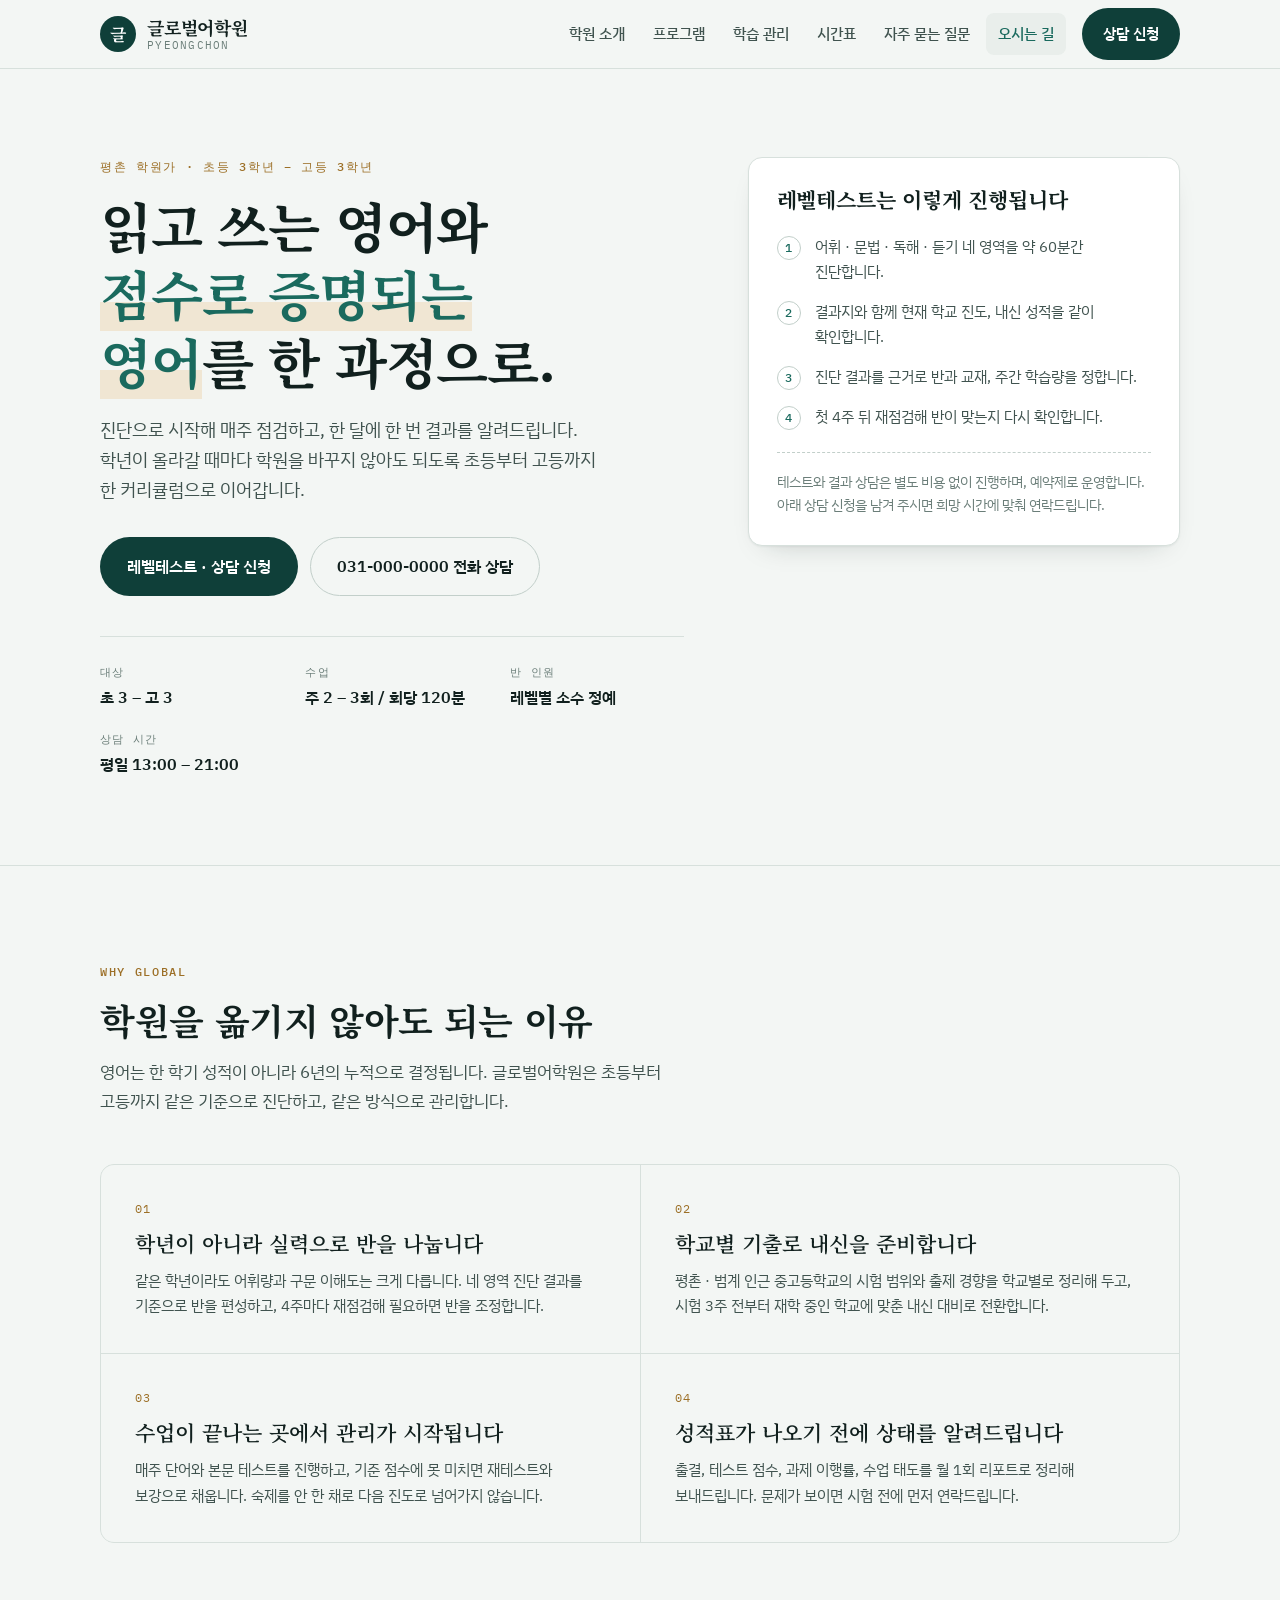
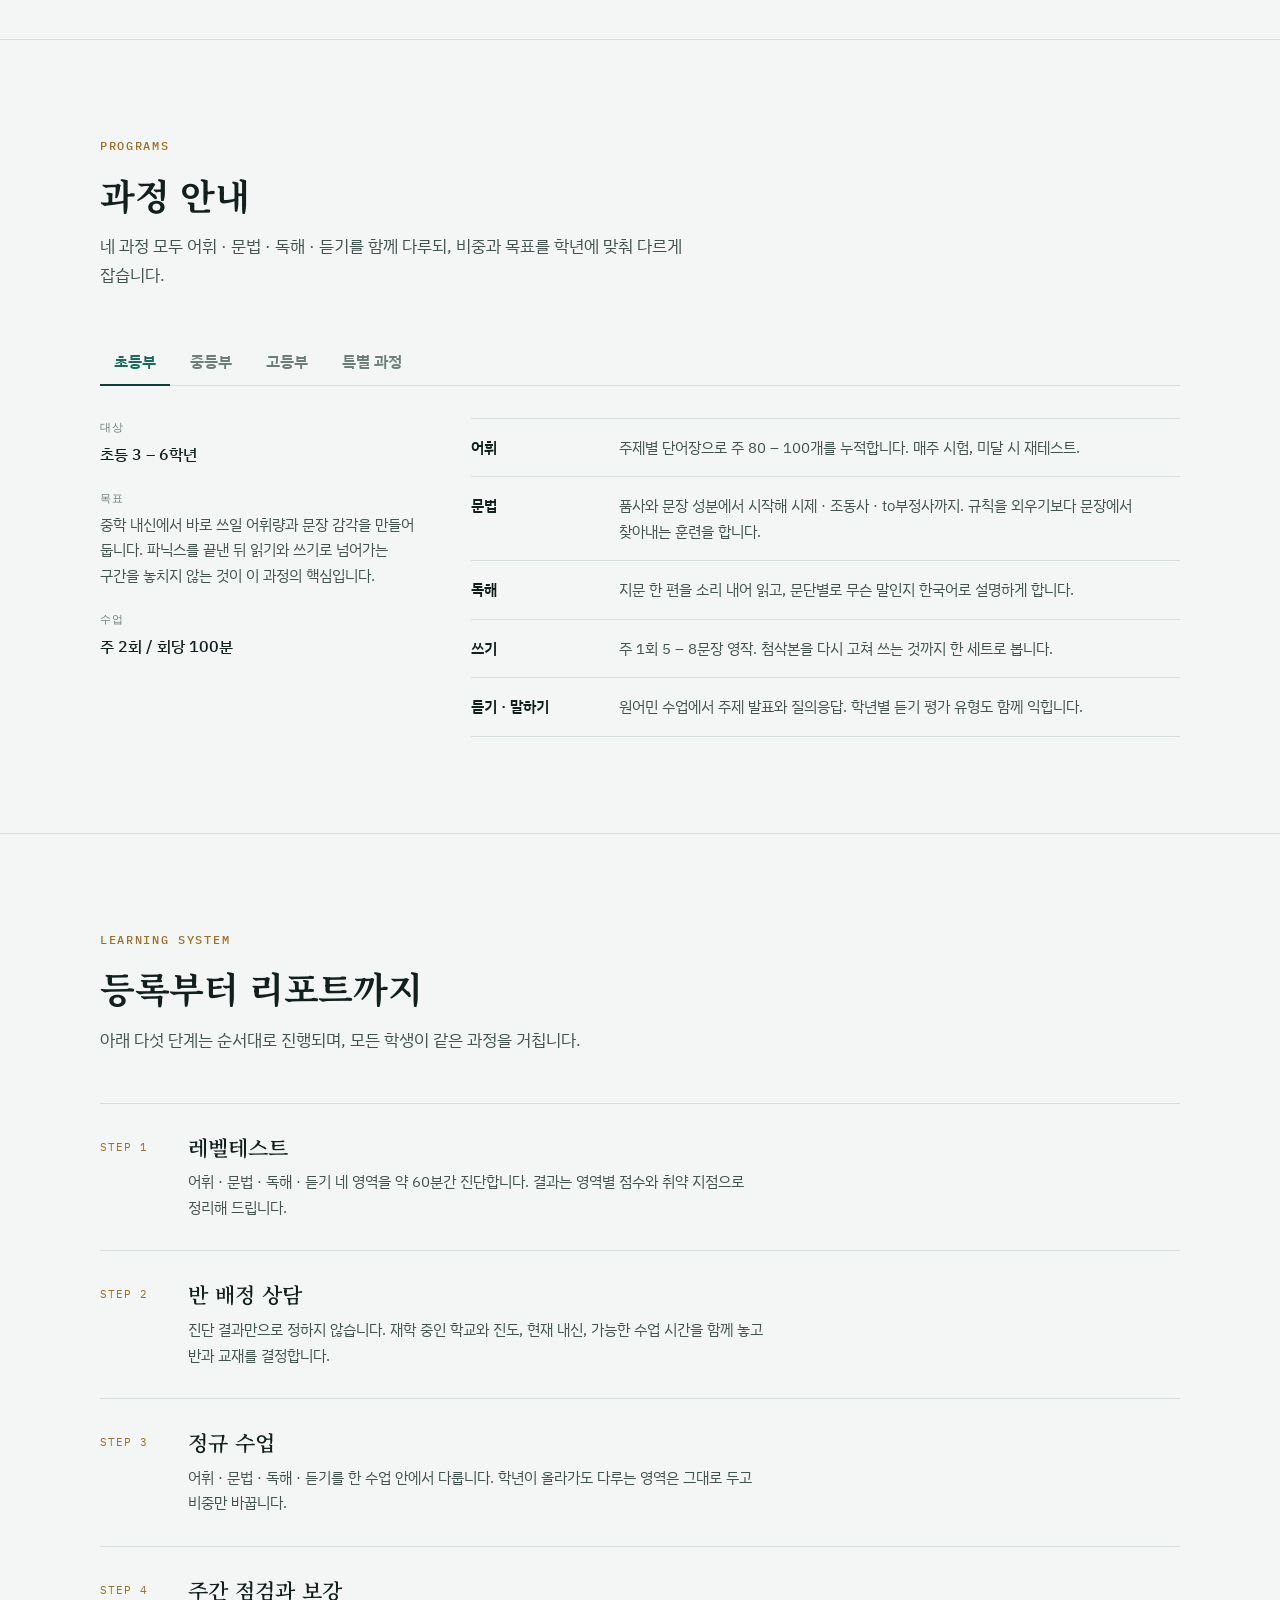
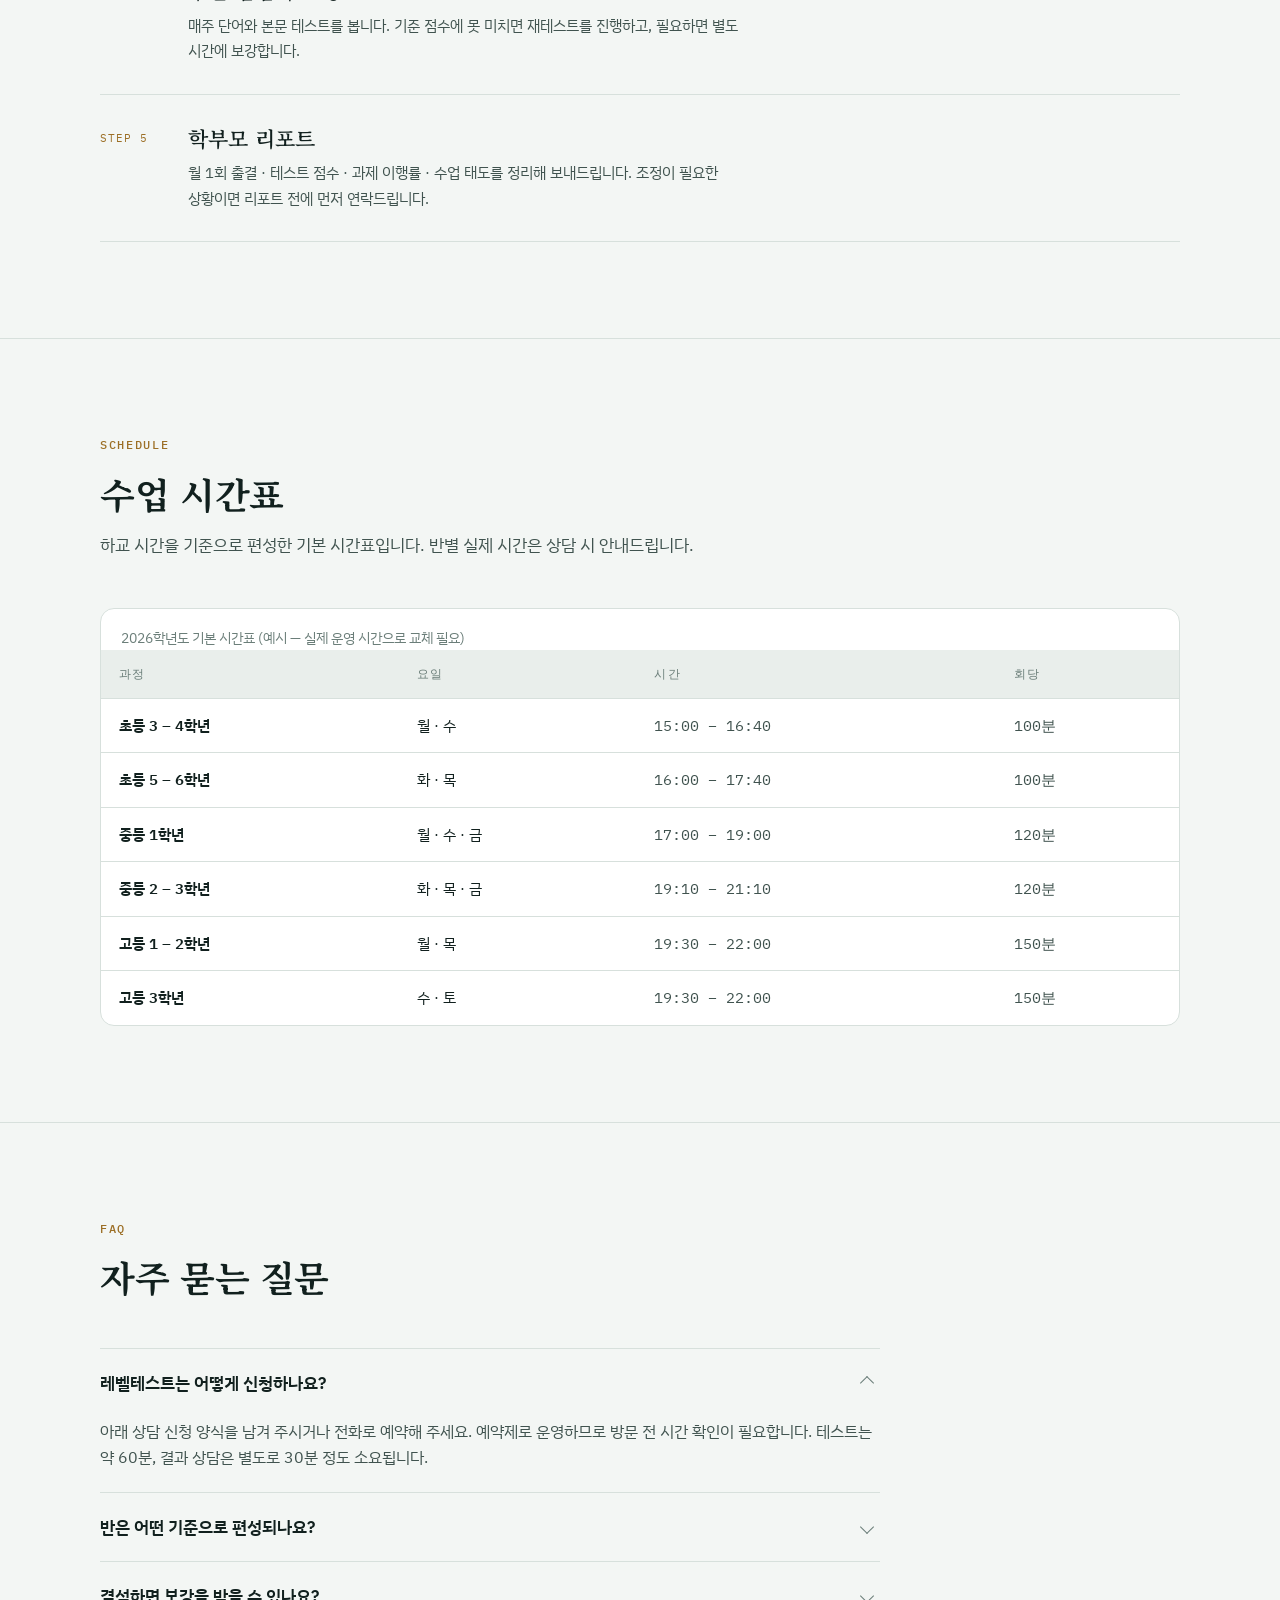
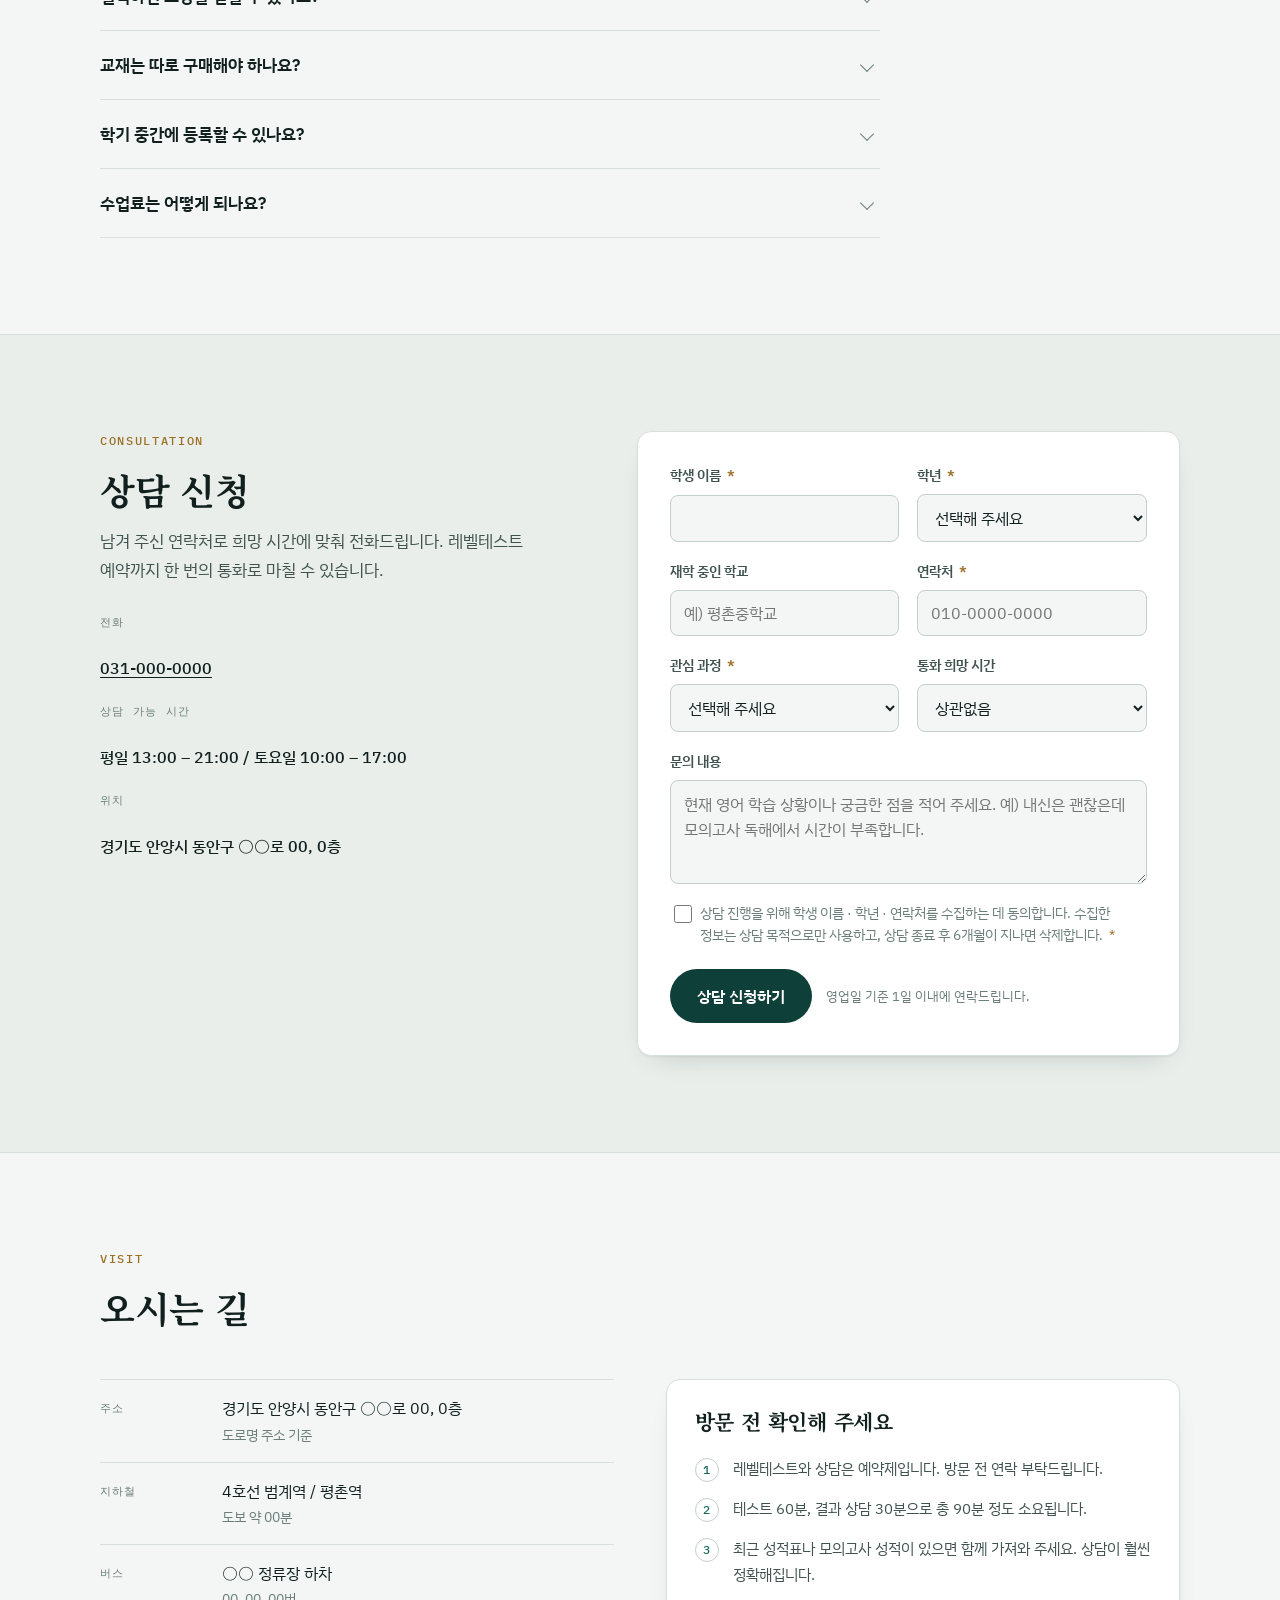
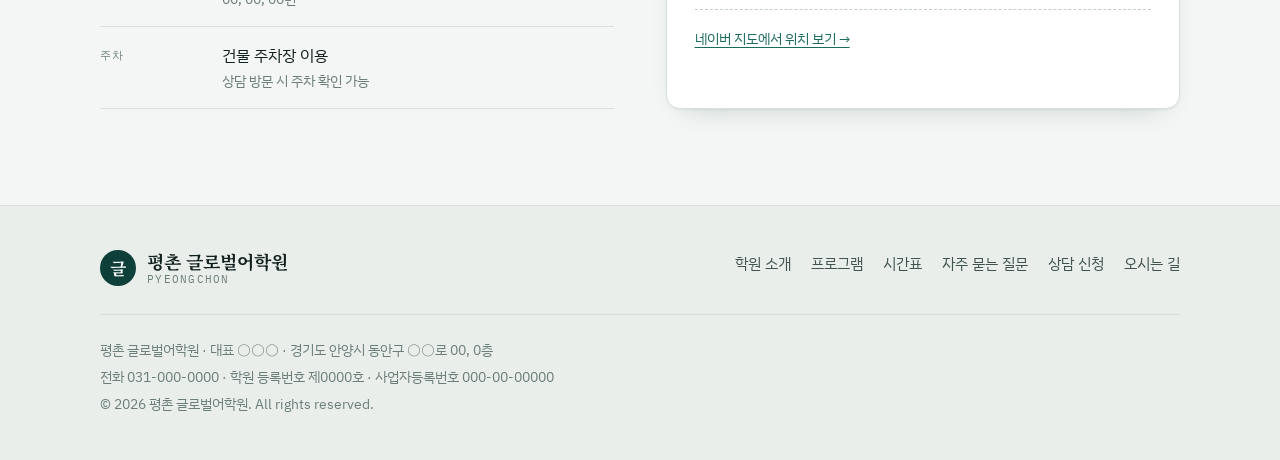
<file: index.html>
<!DOCTYPE html>
<html lang="ko">
<head>
<meta charset="utf-8">
<meta name="viewport" content="width=device-width, initial-scale=1, viewport-fit=cover">
<title>평촌 글로벌어학원</title>
<meta name="description" content="평촌 글로벌어학원 — 초등 3학년부터 고등 3학년까지, 레벨테스트로 시작하는 내신·수능 영어. 레벨별 반편성, 주간 점검, 학부모 리포트로 관리합니다.">
<meta name="theme-color" content="#0F3F39">
<link rel="canonical" href="https://example.netlify.app/">

<!-- Open Graph / 카카오톡·페이스북 공유 미리보기 -->
<meta property="og:type" content="website">
<meta property="og:locale" content="ko_KR">
<meta property="og:site_name" content="평촌 글로벌어학원">
<meta property="og:title" content="평촌 글로벌어학원">
<meta property="og:description" content="레벨테스트로 시작하는 내신·수능 영어. 초등 3학년 ~ 고등 3학년 대상 레벨별 정밀 반편성.">
<meta property="og:url" content="https://example.netlify.app/">
<!-- TODO(확인 필요): og:image 1200x630 이미지를 assets/img/og.png 로 추가한 뒤 아래 줄의 주석을 해제하세요.
<meta property="og:image" content="https://example.netlify.app/assets/img/og.png"> -->
<meta name="twitter:card" content="summary_large_image">

<link rel="preconnect" href="https://fonts.googleapis.com">
<link rel="preconnect" href="https://fonts.gstatic.com" crossorigin>
<link rel="stylesheet" href="https://fonts.googleapis.com/css2?family=IBM+Plex+Mono:wght@500&family=IBM+Plex+Sans+KR:wght@400;500;600;700&family=Noto+Serif+KR:wght@600;700&display=swap">
<link rel="stylesheet" href="assets/css/style.css">
</head>
<body>

<a class="skip" href="#main">본문으로 바로 가기</a>

<header class="hdr">
  <div class="wrap hdr-in">
    <a class="brand" href="#top">
      <span class="brand-mark" aria-hidden="true">글</span>
      <span class="brand-txt">
        <b>글로벌어학원</b>
        <span>Pyeongchon</span>
      </span>
    </a>

    <nav class="nav" id="site-nav" aria-label="주요 메뉴">
      <a href="#about">학원 소개</a>
      <a href="#program">프로그램</a>
      <a href="#system">학습 관리</a>
      <a href="#schedule">시간표</a>
      <a href="#faq">자주 묻는 질문</a>
      <a href="#visit">오시는 길</a>
      <a class="btn btn-primary" href="#consult">상담 신청</a>
    </nav>

    <button class="burger" type="button" aria-expanded="false" aria-controls="site-nav" aria-label="메뉴 열기">
      <i></i><i></i><i></i>
    </button>

    <a class="btn btn-primary" href="#consult">상담 신청</a>
  </div>
</header>

<main id="main">

  <!-- ============ 히어로 ============ -->
  <section class="hero" id="top">
    <div class="wrap hero-in">
      <div>
        <p class="eyebrow">평촌 학원가 · 초등 3학년 – 고등 3학년</p>
        <h1>읽고 쓰는 영어와 <em>점수로 증명되는 영어</em>를 한 과정으로.</h1>
        <p class="hero-sub">
          진단으로 시작해 매주 점검하고, 한 달에 한 번 결과를 알려드립니다.
          학년이 올라갈 때마다 학원을 바꾸지 않아도 되도록 초등부터 고등까지 한 커리큘럼으로 이어갑니다.
        </p>

        <div class="hero-cta">
          <a class="btn btn-primary btn-lg" href="#consult">레벨테스트 &middot; 상담 신청</a>
          <!-- TODO(확인 필요): 실제 대표번호로 교체 -->
          <a class="btn btn-ghost btn-lg" href="tel:031-000-0000">031-000-0000 전화 상담</a>
        </div>

        <ul class="facts">
          <li><span class="k">대상</span><span class="v">초 3 – 고 3</span></li>
          <li><span class="k">수업</span><span class="v">주 2 – 3회 / 회당 120분</span></li>
          <li><span class="k">반 인원</span><span class="v">레벨별 소수 정예</span></li>
          <li><span class="k">상담 시간</span><span class="v">평일 13:00 – 21:00</span></li>
        </ul>
      </div>

      <div class="card-test">
        <h2>레벨테스트는 이렇게 진행됩니다</h2>
        <ol>
          <li><b>1</b><span>어휘 · 문법 · 독해 · 듣기 네 영역을 약 60분간 진단합니다.</span></li>
          <li><b>2</b><span>결과지와 함께 현재 학교 진도, 내신 성적을 같이 확인합니다.</span></li>
          <li><b>3</b><span>진단 결과를 근거로 반과 교재, 주간 학습량을 정합니다.</span></li>
          <li><b>4</b><span>첫 4주 뒤 재점검해 반이 맞는지 다시 확인합니다.</span></li>
        </ol>
        <p class="note">
          테스트와 결과 상담은 별도 비용 없이 진행하며, 예약제로 운영합니다.
          아래 상담 신청을 남겨 주시면 희망 시간에 맞춰 연락드립니다.
        </p>
      </div>
    </div>
  </section>

  <!-- ============ 학원 소개 / 강점 ============ -->
  <section id="about">
    <div class="wrap sec">
      <div class="sec-head">
        <p class="eyebrow">Why Global</p>
        <h2>학원을 옮기지 않아도 되는 이유</h2>
        <p class="lede">
          영어는 한 학기 성적이 아니라 6년의 누적으로 결정됩니다.
          글로벌어학원은 초등부터 고등까지 같은 기준으로 진단하고, 같은 방식으로 관리합니다.
        </p>
      </div>

      <div class="pillars">
        <article class="pillar">
          <span class="n">01</span>
          <h3>학년이 아니라 실력으로 반을 나눕니다</h3>
          <p>
            같은 학년이라도 어휘량과 구문 이해도는 크게 다릅니다.
            네 영역 진단 결과를 기준으로 반을 편성하고, 4주마다 재점검해 필요하면 반을 조정합니다.
          </p>
        </article>

        <article class="pillar">
          <span class="n">02</span>
          <h3>학교별 기출로 내신을 준비합니다</h3>
          <p>
            평촌 · 범계 인근 중고등학교의 시험 범위와 출제 경향을 학교별로 정리해 두고,
            시험 3주 전부터 재학 중인 학교에 맞춘 내신 대비로 전환합니다.
          </p>
        </article>

        <article class="pillar">
          <span class="n">03</span>
          <h3>수업이 끝나는 곳에서 관리가 시작됩니다</h3>
          <p>
            매주 단어와 본문 테스트를 진행하고, 기준 점수에 못 미치면 재테스트와 보강으로 채웁니다.
            숙제를 안 한 채로 다음 진도로 넘어가지 않습니다.
          </p>
        </article>

        <article class="pillar">
          <span class="n">04</span>
          <h3>성적표가 나오기 전에 상태를 알려드립니다</h3>
          <p>
            출결, 테스트 점수, 과제 이행률, 수업 태도를 월 1회 리포트로 정리해 보내드립니다.
            문제가 보이면 시험 전에 먼저 연락드립니다.
          </p>
        </article>
      </div>
    </div>
  </section>

  <!-- ============ 프로그램 ============ -->
  <section id="program">
    <div class="wrap sec">
      <div class="sec-head">
        <p class="eyebrow">Programs</p>
        <h2>과정 안내</h2>
        <p class="lede">
          네 과정 모두 어휘 · 문법 · 독해 · 듣기를 함께 다루되, 비중과 목표를 학년에 맞춰 다르게 잡습니다.
        </p>
      </div>

      <div class="tablist" role="tablist" aria-label="과정 선택">
        <button class="tab" id="tab-e" type="button" role="tab" aria-selected="true" aria-controls="panel-e" tabindex="0">초등부</button>
        <button class="tab" id="tab-m" type="button" role="tab" aria-selected="false" aria-controls="panel-m" tabindex="-1">중등부</button>
        <button class="tab" id="tab-h" type="button" role="tab" aria-selected="false" aria-controls="panel-h" tabindex="-1">고등부</button>
        <button class="tab" id="tab-s" type="button" role="tab" aria-selected="false" aria-controls="panel-s" tabindex="-1">특별 과정</button>
      </div>

      <!-- 초등부 -->
      <div class="panel" id="panel-e" role="tabpanel" aria-labelledby="tab-e" tabindex="0">
        <div class="panel-meta">
          <div class="row"><span class="k">대상</span><span class="v">초등 3 – 6학년</span></div>
          <div class="row"><span class="k">목표</span><span class="v goal">중학 내신에서 바로 쓰일 어휘량과 문장 감각을 만들어 둡니다. 파닉스를 끝낸 뒤 읽기와 쓰기로 넘어가는 구간을 놓치지 않는 것이 이 과정의 핵심입니다.</span></div>
          <div class="row"><span class="k">수업</span><span class="v">주 2회 / 회당 100분</span></div>
        </div>
        <ul class="curric">
          <li><span class="area">어휘</span><span class="desc">주제별 단어장으로 주 80 – 100개를 누적합니다. 매주 시험, 미달 시 재테스트.</span></li>
          <li><span class="area">문법</span><span class="desc">품사와 문장 성분에서 시작해 시제 · 조동사 · to부정사까지. 규칙을 외우기보다 문장에서 찾아내는 훈련을 합니다.</span></li>
          <li><span class="area">독해</span><span class="desc">지문 한 편을 소리 내어 읽고, 문단별로 무슨 말인지 한국어로 설명하게 합니다.</span></li>
          <li><span class="area">쓰기</span><span class="desc">주 1회 5 – 8문장 영작. 첨삭본을 다시 고쳐 쓰는 것까지 한 세트로 봅니다.</span></li>
          <li><span class="area">듣기 · 말하기</span><span class="desc">원어민 수업에서 주제 발표와 질의응답. 학년별 듣기 평가 유형도 함께 익힙니다.</span></li>
        </ul>
      </div>

      <!-- 중등부 -->
      <div class="panel" id="panel-m" role="tabpanel" aria-labelledby="tab-m" tabindex="0" hidden>
        <div class="panel-meta">
          <div class="row"><span class="k">대상</span><span class="v">중등 1 – 3학년</span></div>
          <div class="row"><span class="k">목표</span><span class="v goal">학교 시험에서 점수를 확보하면서, 고등 독해에 필요한 구문 분석 능력을 미리 쌓습니다. 서술형 배점이 큰 학교는 답안 작성 훈련을 따로 진행합니다.</span></div>
          <div class="row"><span class="k">수업</span><span class="v">주 3회 / 회당 120분 (시험 기간 특강 별도)</span></div>
        </div>
        <ul class="curric">
          <li><span class="area">내신</span><span class="desc">재학 중인 학교의 교과서 · 부교재 · 기출을 기준으로 시험 3주 전부터 전환합니다.</span></li>
          <li><span class="area">서술형</span><span class="desc">배점이 큰 조건 영작과 문장 전환을 유형별로 반복하고, 감점 요인을 첨삭으로 잡습니다.</span></li>
          <li><span class="area">구문</span><span class="desc">관계사 · 분사구문 · 가정법까지. 긴 문장을 끊어 읽는 방법을 손으로 표시하며 익힙니다.</span></li>
          <li><span class="area">독해</span><span class="desc">지문 길이를 단계적으로 늘리고, 주제 · 요지 · 추론 문항을 유형별로 나눠 훈련합니다.</span></li>
          <li><span class="area">듣기</span><span class="desc">시 · 도 교육청 듣기평가 대비와 수능형 듣기 입문.</span></li>
        </ul>
      </div>

      <!-- 고등부 -->
      <div class="panel" id="panel-h" role="tabpanel" aria-labelledby="tab-h" tabindex="0" hidden>
        <div class="panel-meta">
          <div class="row"><span class="k">대상</span><span class="v">고등 1 – 3학년</span></div>
          <div class="row"><span class="k">목표</span><span class="v goal">내신과 모의고사를 동시에 관리합니다. 학년별로 비중을 조정해 고1은 내신 중심, 고3은 수능 실전 중심으로 옮겨 갑니다.</span></div>
          <div class="row"><span class="k">수업</span><span class="v">주 2 – 3회 / 회당 150분</span></div>
        </div>
        <ul class="curric">
          <li><span class="area">내신</span><span class="desc">학교 부교재와 모의고사 변형 문제까지 포함해 시험 범위를 통째로 정리합니다.</span></li>
          <li><span class="area">수능 유형</span><span class="desc">빈칸 · 순서 · 삽입 · 어법을 유형별로 나눠 풀이 순서를 고정하는 훈련을 합니다.</span></li>
          <li><span class="area">오답 관리</span><span class="desc">틀린 문항은 유형과 원인으로 분류해 기록하고, 같은 원인이 반복되면 해당 유형만 다시 훈련합니다.</span></li>
          <li><span class="area">어휘</span><span class="desc">수능 기출 어휘와 학교 부교재 어휘를 병행해 누적 테스트합니다.</span></li>
          <li><span class="area">실전</span><span class="desc">시간을 재고 회차 단위로 풀이한 뒤, 문항별 소요 시간을 함께 점검합니다.</span></li>
        </ul>
      </div>

      <!-- 특별 과정 -->
      <div class="panel" id="panel-s" role="tabpanel" aria-labelledby="tab-s" tabindex="0" hidden>
        <div class="panel-meta">
          <div class="row"><span class="k">대상</span><span class="v">과정 수료생 및 별도 진단 통과자</span></div>
          <div class="row"><span class="k">목표</span><span class="v goal">정규 과정과 별개로, 목표가 분명한 학생을 위한 단기 · 집중 과정입니다. 개설 여부는 인원에 따라 달라지므로 상담 시 확인해 주세요.</span></div>
          <div class="row"><span class="k">운영</span><span class="v">방학 집중 / 주말반</span></div>
        </div>
        <ul class="curric">
          <li><span class="area">공인 시험</span><span class="desc">TOEFL · TEPS 입문 및 실전. 목표 점수와 응시 일정에 맞춰 회차를 구성합니다.</span></li>
          <li><span class="area">디베이트</span><span class="desc">원어민 교사와 함께 찬반 토론. 논거를 세우고 영어로 반박하는 데까지 갑니다.</span></li>
          <li><span class="area">방학 특강</span><span class="desc">다음 학기 선행 또는 취약 영역 보강 중 하나를 선택해 4 – 6주로 압축합니다.</span></li>
          <li><span class="area">고3 파이널</span><span class="desc">수능 직전 실전 회차와 취약 유형 마무리.</span></li>
        </ul>
      </div>
    </div>
  </section>

  <!-- ============ 학습 관리 ============ -->
  <section id="system">
    <div class="wrap sec">
      <div class="sec-head">
        <p class="eyebrow">Learning System</p>
        <h2>등록부터 리포트까지</h2>
        <p class="lede">
          아래 다섯 단계는 순서대로 진행되며, 모든 학생이 같은 과정을 거칩니다.
        </p>
      </div>

      <ol class="steps">
        <li>
          <div>
            <h3>레벨테스트</h3>
            <p>어휘 · 문법 · 독해 · 듣기 네 영역을 약 60분간 진단합니다. 결과는 영역별 점수와 취약 지점으로 정리해 드립니다.</p>
          </div>
        </li>
        <li>
          <div>
            <h3>반 배정 상담</h3>
            <p>진단 결과만으로 정하지 않습니다. 재학 중인 학교와 진도, 현재 내신, 가능한 수업 시간을 함께 놓고 반과 교재를 결정합니다.</p>
          </div>
        </li>
        <li>
          <div>
            <h3>정규 수업</h3>
            <p>어휘 · 문법 · 독해 · 듣기를 한 수업 안에서 다룹니다. 학년이 올라가도 다루는 영역은 그대로 두고 비중만 바꿉니다.</p>
          </div>
        </li>
        <li>
          <div>
            <h3>주간 점검과 보강</h3>
            <p>매주 단어와 본문 테스트를 봅니다. 기준 점수에 못 미치면 재테스트를 진행하고, 필요하면 별도 시간에 보강합니다.</p>
          </div>
        </li>
        <li>
          <div>
            <h3>학부모 리포트</h3>
            <p>월 1회 출결 · 테스트 점수 · 과제 이행률 · 수업 태도를 정리해 보내드립니다. 조정이 필요한 상황이면 리포트 전에 먼저 연락드립니다.</p>
          </div>
        </li>
      </ol>
    </div>
  </section>

  <!-- ============ 시간표 ============ -->
  <section id="schedule">
    <div class="wrap sec">
      <div class="sec-head">
        <p class="eyebrow">Schedule</p>
        <h2>수업 시간표</h2>
        <p class="lede">
          하교 시간을 기준으로 편성한 기본 시간표입니다. 반별 실제 시간은 상담 시 안내드립니다.
        </p>
      </div>

      <!-- TODO(확인 필요): 아래 요일·시간은 예시입니다. 실제 운영 시간표로 교체하세요. -->
      <div class="table-scroll">
        <table>
          <caption>2026학년도 기본 시간표 (예시 — 실제 운영 시간으로 교체 필요)</caption>
          <thead>
            <tr>
              <th scope="col">과정</th>
              <th scope="col">요일</th>
              <th scope="col">시간</th>
              <th scope="col">회당</th>
            </tr>
          </thead>
          <tbody>
            <tr>
              <th scope="row">초등 3 – 4학년</th>
              <td>월 · 수</td>
              <td class="time">15:00 – 16:40</td>
              <td class="time">100분</td>
            </tr>
            <tr>
              <th scope="row">초등 5 – 6학년</th>
              <td>화 · 목</td>
              <td class="time">16:00 – 17:40</td>
              <td class="time">100분</td>
            </tr>
            <tr>
              <th scope="row">중등 1학년</th>
              <td>월 · 수 · 금</td>
              <td class="time">17:00 – 19:00</td>
              <td class="time">120분</td>
            </tr>
            <tr>
              <th scope="row">중등 2 – 3학년</th>
              <td>화 · 목 · 금</td>
              <td class="time">19:10 – 21:10</td>
              <td class="time">120분</td>
            </tr>
            <tr>
              <th scope="row">고등 1 – 2학년</th>
              <td>월 · 목</td>
              <td class="time">19:30 – 22:00</td>
              <td class="time">150분</td>
            </tr>
            <tr>
              <th scope="row">고등 3학년</th>
              <td>수 · 토</td>
              <td class="time">19:30 – 22:00</td>
              <td class="time">150분</td>
            </tr>
          </tbody>
        </table>
      </div>
    </div>
  </section>

  <!-- ============ FAQ ============ -->
  <section id="faq">
    <div class="wrap sec">
      <div class="sec-head">
        <p class="eyebrow">FAQ</p>
        <h2>자주 묻는 질문</h2>
      </div>

      <!-- TODO(확인 필요): 아래 답변은 일반적인 운영 방식을 기준으로 작성했습니다. 실제 원 규정과 맞는지 확인해 주세요. -->
      <div class="faq">
        <details open>
          <summary>레벨테스트는 어떻게 신청하나요?</summary>
          <p class="a">
            아래 상담 신청 양식을 남겨 주시거나 전화로 예약해 주세요. 예약제로 운영하므로 방문 전 시간 확인이 필요합니다.
            테스트는 약 60분, 결과 상담은 별도로 30분 정도 소요됩니다.
          </p>
        </details>

        <details>
          <summary>반은 어떤 기준으로 편성되나요?</summary>
          <p class="a">
            학년이 아니라 진단 결과가 기준입니다. 어휘 · 문법 · 독해 · 듣기 네 영역 점수와 현재 학교 진도를 함께 보고 결정하며,
            등록 후 4주 시점에 다시 점검해 반이 맞지 않으면 조정합니다.
          </p>
        </details>

        <details>
          <summary>결석하면 보강을 받을 수 있나요?</summary>
          <p class="a">
            사전에 알려 주신 결석은 같은 주 안에서 보강 시간을 잡습니다. 진도 자료와 테스트는 별도로 전달해
            다음 수업에서 뒤처지지 않도록 합니다.
          </p>
        </details>

        <details>
          <summary>교재는 따로 구매해야 하나요?</summary>
          <p class="a">
            반별로 사용하는 교재가 달라 등록 시 안내드립니다. 내신 대비 기간에 쓰는 학교별 정리 자료와 기출 문제는
            원에서 제작해 제공합니다.
          </p>
        </details>

        <details>
          <summary>학기 중간에 등록할 수 있나요?</summary>
          <p class="a">
            가능합니다. 다만 진행 중인 반의 진도와 차이가 크면 보충 수업으로 간격을 메운 뒤 합류시킵니다.
            반 정원이 차 있는 경우 대기 후 배정될 수 있습니다.
          </p>
        </details>

        <details>
          <summary>수업료는 어떻게 되나요?</summary>
          <p class="a">
            과정과 주간 수업 횟수에 따라 달라집니다. 학원 교습비는 관련 법령에 따라 원 내에 게시하고 있으며,
            상담 시 과정별로 정확히 안내드립니다.
          </p>
        </details>
      </div>
    </div>
  </section>

  <!-- ============ 상담 신청 ============ -->
  <section class="contact" id="consult">
    <div class="wrap sec contact-in">
      <div class="contact-aside">
        <p class="eyebrow">Consultation</p>
        <h2>상담 신청</h2>
        <p class="lede">
          남겨 주신 연락처로 희망 시간에 맞춰 전화드립니다.
          레벨테스트 예약까지 한 번의 통화로 마칠 수 있습니다.
        </p>

        <!-- TODO(확인 필요): 전화번호 · 주소 · 상담 시간을 실제 정보로 교체 -->
        <dl>
          <dt>전화</dt>
          <dd><a href="tel:031-000-0000">031-000-0000</a></dd>
          <dt>상담 가능 시간</dt>
          <dd>평일 13:00 – 21:00 / 토요일 10:00 – 17:00</dd>
          <dt>위치</dt>
          <dd>경기도 안양시 동안구 ○○로 00, 0층</dd>
        </dl>
      </div>

      <!-- Netlify Forms: name 속성이 폼 이름이 되고, 배포 후 Netlify 관리자 > Forms 에서 접수 내역을 확인합니다.
           netlify-honeypot 은 스팸 차단용 빈 필드입니다. -->
      <form
        id="consult-form"
        name="consult"
        method="POST"
        action="/thanks.html"
        data-netlify="true"
        netlify-honeypot="bot-field"
      >
        <input type="hidden" name="form-name" value="consult">
        <p hidden><label>봇 차단용 <input name="bot-field" id="bot-field"></label></p>

        <p class="form-msg" id="form-msg" role="status" tabindex="-1" hidden></p>

        <div class="fields">
          <div class="field">
            <label for="student">학생 이름 <span class="req" aria-hidden="true">*</span></label>
            <input type="text" id="student" name="학생 이름" required autocomplete="off">
          </div>

          <div class="field">
            <label for="grade">학년 <span class="req" aria-hidden="true">*</span></label>
            <select id="grade" name="학년" required>
              <option value="">선택해 주세요</option>
              <option>초등 3학년</option>
              <option>초등 4학년</option>
              <option>초등 5학년</option>
              <option>초등 6학년</option>
              <option>중등 1학년</option>
              <option>중등 2학년</option>
              <option>중등 3학년</option>
              <option>고등 1학년</option>
              <option>고등 2학년</option>
              <option>고등 3학년</option>
            </select>
          </div>

          <div class="field">
            <label for="school">재학 중인 학교</label>
            <input type="text" id="school" name="학교" autocomplete="off" placeholder="예) 평촌중학교">
          </div>

          <div class="field">
            <label for="phone">연락처 <span class="req" aria-hidden="true">*</span></label>
            <input type="tel" id="phone" name="연락처" required inputmode="tel"
                   pattern="[0-9\-\s]{9,20}" placeholder="010-0000-0000" autocomplete="tel">
          </div>

          <div class="field">
            <label for="course">관심 과정 <span class="req" aria-hidden="true">*</span></label>
            <select id="course" name="관심 과정" required>
              <option value="">선택해 주세요</option>
              <option>초등부</option>
              <option>중등부</option>
              <option>고등부</option>
              <option>특별 과정</option>
              <option>아직 정하지 못했습니다</option>
            </select>
          </div>

          <div class="field">
            <label for="calltime">통화 희망 시간</label>
            <select id="calltime" name="통화 희망 시간">
              <option value="">상관없음</option>
              <option>평일 13:00 – 16:00</option>
              <option>평일 16:00 – 19:00</option>
              <option>평일 19:00 – 21:00</option>
              <option>토요일 10:00 – 17:00</option>
            </select>
          </div>

          <div class="field full">
            <label for="message">문의 내용</label>
            <textarea id="message" name="문의 내용"
              placeholder="현재 영어 학습 상황이나 궁금한 점을 적어 주세요. 예) 내신은 괜찮은데 모의고사 독해에서 시간이 부족합니다."></textarea>
          </div>

          <div class="consent">
            <input type="checkbox" id="consent" name="개인정보 수집 동의" value="동의" required>
            <label for="consent">
              상담 진행을 위해 학생 이름 · 학년 · 연락처를 수집하는 데 동의합니다.
              수집한 정보는 상담 목적으로만 사용하고, 상담 종료 후 6개월이 지나면 삭제합니다. <span class="req" aria-hidden="true">*</span>
            </label>
          </div>
        </div>

        <div class="form-foot">
          <button class="btn btn-primary btn-lg" type="submit">상담 신청하기</button>
          <small>영업일 기준 1일 이내에 연락드립니다.</small>
        </div>
      </form>
    </div>
  </section>

  <!-- ============ 오시는 길 ============ -->
  <section id="visit">
    <div class="wrap sec">
      <div class="sec-head">
        <p class="eyebrow">Visit</p>
        <h2>오시는 길</h2>
      </div>

      <!-- TODO(확인 필요): 주소·지하철·버스·주차 정보를 실제 정보로 교체하고,
           지도 링크의 검색어(q=)도 실제 주소로 바꿔 주세요. -->
      <div class="visit">
        <ul class="visit-list">
          <li>
            <span class="k">주소</span>
            <span class="v">경기도 안양시 동안구 ○○로 00, 0층<small>도로명 주소 기준</small></span>
          </li>
          <li>
            <span class="k">지하철</span>
            <span class="v">4호선 범계역 / 평촌역<small>도보 약 00분</small></span>
          </li>
          <li>
            <span class="k">버스</span>
            <span class="v">○○ 정류장 하차<small>00, 00, 00번</small></span>
          </li>
          <li>
            <span class="k">주차</span>
            <span class="v">건물 주차장 이용<small>상담 방문 시 주차 확인 가능</small></span>
          </li>
        </ul>

        <div class="card-test">
          <h2>방문 전 확인해 주세요</h2>
          <ol>
            <li><b>1</b><span>레벨테스트와 상담은 예약제입니다. 방문 전 연락 부탁드립니다.</span></li>
            <li><b>2</b><span>테스트 60분, 결과 상담 30분으로 총 90분 정도 소요됩니다.</span></li>
            <li><b>3</b><span>최근 성적표나 모의고사 성적이 있으면 함께 가져와 주세요. 상담이 훨씬 정확해집니다.</span></li>
          </ol>
          <p class="note">
            <a href="https://map.naver.com/p/search/안양시%20동안구%20평촌" target="_blank" rel="noopener">네이버 지도에서 위치 보기 →</a>
          </p>
        </div>
      </div>
    </div>
  </section>

</main>

<footer class="ftr">
  <div class="wrap ftr-in">
    <div class="ftr-top">
      <a class="brand" href="#top">
        <span class="brand-mark" aria-hidden="true">글</span>
        <span class="brand-txt">
          <b>평촌 글로벌어학원</b>
          <span>Pyeongchon</span>
        </span>
      </a>

      <ul class="ftr-links">
        <li><a href="#about">학원 소개</a></li>
        <li><a href="#program">프로그램</a></li>
        <li><a href="#schedule">시간표</a></li>
        <li><a href="#faq">자주 묻는 질문</a></li>
        <li><a href="#consult">상담 신청</a></li>
        <li><a href="#visit">오시는 길</a></li>
      </ul>
    </div>

    <!-- TODO(확인 필요): 학원 등록번호·사업자등록번호·대표자명·주소·전화를 실제 정보로 교체 -->
    <div class="biz">
      <p>평촌 글로벌어학원 &middot; 대표 ○○○ &middot; 경기도 안양시 동안구 ○○로 00, 0층</p>
      <p>전화 031-000-0000 &middot; 학원 등록번호 제0000호 &middot; 사업자등록번호 000-00-00000</p>
      <p>&copy; 2026 평촌 글로벌어학원. All rights reserved.</p>
    </div>
  </div>
</footer>

<script src="assets/js/main.js" defer></script>
</body>
</html>
</file>
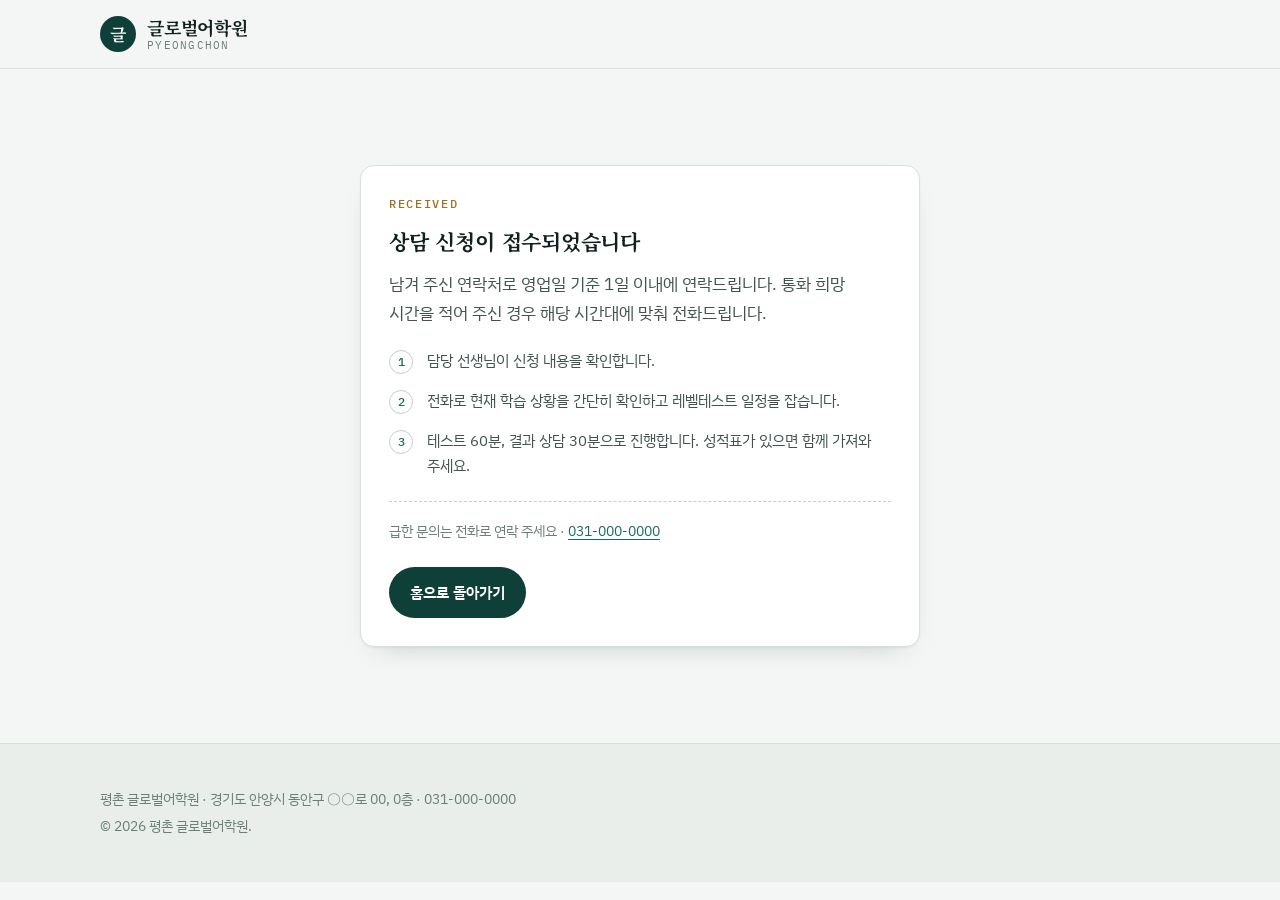
<file: thanks.html>
<!DOCTYPE html>
<html lang="ko">
<head>
<meta charset="utf-8">
<meta name="viewport" content="width=device-width, initial-scale=1, viewport-fit=cover">
<title>상담 신청이 접수되었습니다 — 평촌 글로벌어학원</title>
<meta name="description" content="평촌 글로벌어학원 상담 신청이 정상적으로 접수되었습니다.">
<meta name="robots" content="noindex">
<meta name="theme-color" content="#0F3F39">
<link rel="preconnect" href="https://fonts.googleapis.com">
<link rel="preconnect" href="https://fonts.gstatic.com" crossorigin>
<link rel="stylesheet" href="https://fonts.googleapis.com/css2?family=IBM+Plex+Mono:wght@500&family=IBM+Plex+Sans+KR:wght@400;500;600;700&family=Noto+Serif+KR:wght@600;700&display=swap">
<link rel="stylesheet" href="assets/css/style.css">
<style>
  .center-page { min-height: 72vh; display: grid; place-items: center; }
  .center-page .card-test { max-width: 560px; }
</style>
</head>
<body>

<header class="hdr">
  <div class="wrap hdr-in">
    <a class="brand" href="index.html">
      <span class="brand-mark" aria-hidden="true">글</span>
      <span class="brand-txt">
        <b>글로벌어학원</b>
        <span>Pyeongchon</span>
      </span>
    </a>
  </div>
</header>

<main class="wrap sec center-page">
  <div class="card-test">
    <p class="eyebrow">Received</p>
    <h2>상담 신청이 접수되었습니다</h2>
    <p class="lede">
      남겨 주신 연락처로 영업일 기준 1일 이내에 연락드립니다.
      통화 희망 시간을 적어 주신 경우 해당 시간대에 맞춰 전화드립니다.
    </p>
    <ol>
      <li><b>1</b><span>담당 선생님이 신청 내용을 확인합니다.</span></li>
      <li><b>2</b><span>전화로 현재 학습 상황을 간단히 확인하고 레벨테스트 일정을 잡습니다.</span></li>
      <li><b>3</b><span>테스트 60분, 결과 상담 30분으로 진행합니다. 성적표가 있으면 함께 가져와 주세요.</span></li>
    </ol>
    <p class="note">
      급한 문의는 전화로 연락 주세요 &middot;
      <!-- TODO(확인 필요): 실제 대표번호로 교체 -->
      <a href="tel:031-000-0000">031-000-0000</a>
    </p>
    <div class="form-foot">
      <a class="btn btn-primary" href="index.html">홈으로 돌아가기</a>
    </div>
  </div>
</main>

<footer class="ftr">
  <div class="wrap ftr-in">
    <div class="biz" style="border-top:0;padding-top:0">
      <!-- TODO(확인 필요): 실제 사업자 정보로 교체 -->
      <p>평촌 글로벌어학원 &middot; 경기도 안양시 동안구 ○○로 00, 0층 &middot; 031-000-0000</p>
      <p>&copy; 2026 평촌 글로벌어학원.</p>
    </div>
  </div>
</footer>

</body>
</html>
</file>
<file: assets/css/style.css>
/* ============================================================
   평촌 글로벌어학원 — 사이트 스타일
   팔레트: 딥 파인그린(신뢰) + 브라스(격) + 웜 페이퍼 그레이
   서체: Noto Serif KR(제목) / IBM Plex Sans KR(본문) / IBM Plex Mono(라벨·수치)
   ============================================================ */

:root {
  /* 색 — 라이트 팔레트 (전체 정의는 반드시 여기에) */
  --paper:        #F3F6F4;
  --paper-2:      #E9EEEB;
  --card:         #FFFFFF;
  --ink:          #11201E;
  --ink-2:        #40534F;
  --ink-3:        #6B7E79;
  --brand:        #0F3F39;
  --brand-2:      #1A6A5E;
  --brand-ink:    #FFFFFF;
  --accent:       #9C6F26;
  --accent-soft:  #F0E6D3;
  --line:         #D7E0DC;
  --line-2:       #C2CFCA;
  --shadow:       0 1px 2px rgba(17, 32, 30, .05), 0 12px 28px -18px rgba(17, 32, 30, .28);
  --focus:        #1A6A5E;

  /* 타이포 */
  --f-display: "Noto Serif KR", "Nanum Myeongjo", Georgia, serif;
  --f-body:    "IBM Plex Sans KR", "Malgun Gothic", -apple-system, BlinkMacSystemFont, system-ui, sans-serif;
  --f-mono:    "IBM Plex Mono", ui-monospace, SFMono-Regular, Menlo, monospace;

  /* 간격 · 모양 */
  --gutter: 20px;
  --maxw: 1120px;
  --r-sm: 4px;
  --r-md: 8px;
  --r-lg: 14px;
}

@media (prefers-color-scheme: dark) {
  :root:not([data-theme="light"]) {
    --paper:        #0C1413;
    --paper-2:      #14201E;
    --card:         #16231F;
    --ink:          #E9F1EE;
    --ink-2:        #A9BCB7;
    --ink-3:        #869994;
    --brand:        #8FD3C5;
    --brand-2:      #6FC3B3;
    --brand-ink:    #06201C;
    --accent:       #D9AE68;
    --accent-soft:  #2A2417;
    --line:         #25352F;
    --line-2:       #33443E;
    --shadow:       0 1px 2px rgba(0, 0, 0, .4), 0 14px 30px -18px rgba(0, 0, 0, .7);
    --focus:        #8FD3C5;
  }
}

:root[data-theme="dark"] {
  --paper:        #0C1413;
  --paper-2:      #14201E;
  --card:         #16231F;
  --ink:          #E9F1EE;
  --ink-2:        #A9BCB7;
  --ink-3:        #869994;
  --brand:        #8FD3C5;
  --brand-2:      #6FC3B3;
  --brand-ink:    #06201C;
  --accent:       #D9AE68;
  --accent-soft:  #2A2417;
  --line:         #25352F;
  --line-2:       #33443E;
  --shadow:       0 1px 2px rgba(0, 0, 0, .4), 0 14px 30px -18px rgba(0, 0, 0, .7);
  --focus:        #8FD3C5;
}

* { box-sizing: border-box; }

body {
  margin: 0;
  background: var(--paper);
  color: var(--ink);
  font-family: var(--f-body);
  font-size: 16px;
  line-height: 1.7;
  -webkit-font-smoothing: antialiased;
  word-break: keep-all;
  overflow-wrap: break-word;
}

img { max-width: 100%; display: block; }
[hidden] { display: none !important; }

a { color: var(--brand-2); text-decoration-thickness: 1px; text-underline-offset: 3px; }

:where(a, button, input, textarea, select, summary, [tabindex]):focus-visible {
  outline: 2px solid var(--focus);
  outline-offset: 2px;
  border-radius: var(--r-sm);
}

.skip {
  position: absolute; left: -9999px; top: 0;
  background: var(--brand); color: var(--brand-ink);
  padding: 10px 16px; z-index: 100; border-radius: 0 0 var(--r-md) 0;
}
.skip:focus { left: 0; }

/* ---------- 레이아웃 ---------- */
.wrap {
  width: 100%;
  max-width: var(--maxw);
  margin-inline: auto;
  padding-inline: var(--gutter);
}

section { border-top: 1px solid var(--line); }
section:first-of-type { border-top: 0; }

.sec { padding-block: clamp(56px, 8vw, 96px); }

.eyebrow {
  font-family: var(--f-mono);
  font-size: 12px;
  font-weight: 500;
  letter-spacing: .14em;
  text-transform: uppercase;
  color: var(--accent);
  margin: 0 0 14px;
}

h1, h2, h3 { font-family: var(--f-display); text-wrap: balance; margin: 0; line-height: 1.32; }
h2 { font-size: clamp(25px, 3.4vw, 36px); font-weight: 700; letter-spacing: -.01em; }
h3 { font-size: clamp(18px, 2vw, 21px); font-weight: 600; }

.lede { color: var(--ink-2); max-width: 62ch; margin: 14px 0 0; font-size: 17px; }
.sec-head { margin-bottom: clamp(32px, 4vw, 48px); }

/* ---------- 헤더 ---------- */
.hdr {
  position: sticky;
  top: env(safe-area-inset-top, 0px);
  z-index: 50;
  background: var(--paper);
  background: color-mix(in srgb, var(--paper) 88%, transparent);
  backdrop-filter: blur(10px);
  border-bottom: 1px solid var(--line);
}
.hdr-in {
  display: flex; align-items: center; gap: 16px;
  min-height: 68px;
}
.brand { display: flex; align-items: center; gap: 11px; text-decoration: none; color: inherit; margin-right: auto; }
.brand-mark {
  width: 36px; height: 36px; flex: none;
  border-radius: 50%;
  background: var(--brand);
  color: var(--brand-ink);
  font-family: var(--f-display); font-weight: 700; font-size: 17px;
  display: grid; place-items: center;
  letter-spacing: -.02em;
}
.brand-txt { display: flex; flex-direction: column; line-height: 1.2; }
.brand-txt b { font-family: var(--f-display); font-size: 18px; font-weight: 700; letter-spacing: -.01em; }
.brand-txt span { font-family: var(--f-mono); font-size: 10.5px; letter-spacing: .12em; color: var(--ink-3); text-transform: uppercase; }

.nav { display: flex; gap: 4px; align-items: center; }
.nav a {
  color: var(--ink-2); text-decoration: none; font-size: 15px; font-weight: 500;
  padding: 8px 12px; border-radius: var(--r-md);
}
.nav a:hover { color: var(--ink); background: var(--paper-2); }
.nav a[aria-current="true"] { color: var(--brand-2); background: var(--paper-2); }
.nav .btn { display: none; }            /* 데스크톱: 헤더 우측 CTA만 노출 */
.nav .btn[aria-current] { color: var(--brand-ink); }

.btn {
  display: inline-flex; align-items: center; justify-content: center; gap: 8px;
  font-family: var(--f-body); font-size: 15px; font-weight: 600;
  padding: 12px 20px; border-radius: 999px;
  border: 1px solid transparent; cursor: pointer;
  text-decoration: none; white-space: nowrap;
  transition: background-color .16s ease, border-color .16s ease, color .16s ease;
}
.btn-primary { background: var(--brand); color: var(--brand-ink); }
.btn-primary:hover { background: var(--brand-2); }
.btn-ghost { border-color: var(--line-2); color: var(--ink); background: transparent; }
.btn-ghost:hover { border-color: var(--brand); color: var(--brand-2); }
.btn-lg { padding: 15px 26px; font-size: 16px; }

.burger {
  display: none;
  width: 42px; height: 42px; flex: none;
  border: 1px solid var(--line-2); border-radius: var(--r-md);
  background: transparent; cursor: pointer;
  position: relative;
}
.burger i {
  position: absolute; left: 11px; right: 11px; height: 1.5px;
  background: var(--ink); transition: transform .2s ease, opacity .2s ease;
}
.burger i:nth-child(1) { top: 14px; }
.burger i:nth-child(2) { top: 20px; }
.burger i:nth-child(3) { top: 26px; }
.burger[aria-expanded="true"] i:nth-child(1) { transform: translateY(6px) rotate(45deg); }
.burger[aria-expanded="true"] i:nth-child(2) { opacity: 0; }
.burger[aria-expanded="true"] i:nth-child(3) { transform: translateY(-6px) rotate(-45deg); }

/* ---------- 히어로 ---------- */
.hero { background: var(--paper); }
.hero-in {
  display: grid;
  grid-template-columns: minmax(0, 1.35fr) minmax(0, 1fr);
  gap: clamp(32px, 5vw, 64px);
  align-items: start;
  padding-block: clamp(48px, 7vw, 88px);
}
.hero h1 {
  font-size: clamp(31px, 5.2vw, 54px);
  font-weight: 700;
  letter-spacing: -.022em;
  line-height: 1.26;
}
.hero h1 em {
  font-style: normal;
  color: var(--brand-2);
  background: linear-gradient(transparent 62%, var(--accent-soft) 62%);
}
.hero-sub { color: var(--ink-2); font-size: 17.5px; margin: 20px 0 0; max-width: 46ch; }
.hero-cta { display: flex; flex-wrap: wrap; gap: 12px; margin-top: 32px; }

.facts {
  display: grid;
  grid-template-columns: repeat(auto-fit, minmax(150px, 1fr));
  gap: 20px 32px;
  margin: 40px 0 0; padding: 26px 0 0;
  border-top: 1px solid var(--line);
  list-style: none;
}
.facts li { display: flex; flex-direction: column; gap: 2px; }
.facts dt, .facts .k {
  font-family: var(--f-mono); font-size: 11px; letter-spacing: .12em;
  text-transform: uppercase; color: var(--ink-3);
}
.facts .v { font-weight: 600; font-size: 15.5px; font-variant-numeric: tabular-nums; }

/* 레벨테스트 카드 */
.card-test {
  background: var(--card);
  border: 1px solid var(--line);
  border-radius: var(--r-lg);
  padding: 28px;
  box-shadow: var(--shadow);
}
.card-test h2 { font-size: 21px; }
.card-test ol {
  margin: 20px 0 0; padding: 0; list-style: none;
  display: grid; gap: 14px;
}
.card-test ol li {
  display: grid; grid-template-columns: 26px 1fr; gap: 12px;
  font-size: 15px; color: var(--ink-2); align-items: start;
}
.card-test ol li b {
  font-family: var(--f-mono); font-size: 12px; font-weight: 500;
  color: var(--brand-2); border: 1px solid var(--line-2);
  border-radius: 50%; width: 24px; height: 24px;
  display: grid; place-items: center; margin-top: 2px;
}
.card-test .note {
  margin: 22px 0 0; padding-top: 18px; border-top: 1px dashed var(--line-2);
  font-size: 13.5px; color: var(--ink-3);
}

/* ---------- 강점 ---------- */
.pillars {
  display: grid; gap: 1px;
  grid-template-columns: repeat(2, minmax(0, 1fr));
  background: var(--line);
  border: 1px solid var(--line);
  border-radius: var(--r-lg);
  overflow: hidden;
}
.pillar { background: var(--paper); padding: clamp(24px, 3vw, 34px); }
.pillar .n {
  font-family: var(--f-mono); font-size: 11.5px; letter-spacing: .1em;
  color: var(--accent); display: block; margin-bottom: 12px;
}
.pillar p { color: var(--ink-2); font-size: 15px; margin: 10px 0 0; }

/* ---------- 프로그램 탭 ---------- */
.tablist {
  display: flex; gap: 6px; flex-wrap: wrap;
  border-bottom: 1px solid var(--line);
  margin-bottom: 32px;
}
.tab {
  appearance: none; background: transparent; border: 0;
  border-bottom: 2px solid transparent;
  font-family: var(--f-body); font-size: 15.5px; font-weight: 600;
  color: var(--ink-3); padding: 12px 14px; cursor: pointer;
  margin-bottom: -1px;
}
.tab:hover { color: var(--ink); }
.tab[aria-selected="true"] { color: var(--brand-2); border-bottom-color: var(--brand); }

.panel { display: grid; grid-template-columns: minmax(0, 320px) minmax(0, 1fr); gap: clamp(28px, 4vw, 56px); }
.panel-meta { display: grid; gap: 22px; align-content: start; }
.panel-meta .row { display: grid; gap: 4px; }
.panel-meta .k {
  font-family: var(--f-mono); font-size: 11px; letter-spacing: .12em;
  text-transform: uppercase; color: var(--ink-3);
}
.panel-meta .v { font-size: 15.5px; font-weight: 500; }
.panel-meta .goal { color: var(--ink-2); font-size: 15px; font-weight: 400; }

.curric { list-style: none; margin: 0; padding: 0; display: grid; gap: 0; }
.curric li {
  display: grid; grid-template-columns: minmax(96px, 128px) minmax(0, 1fr);
  gap: 20px; padding: 16px 0; border-top: 1px solid var(--line);
  align-items: baseline;
}
.curric li:last-child { border-bottom: 1px solid var(--line); }
.curric .area { font-weight: 600; font-size: 15px; }
.curric .desc { color: var(--ink-2); font-size: 15px; }

/* ---------- 학습 관리 단계 ---------- */
.steps { list-style: none; margin: 0; padding: 0; counter-reset: s; display: grid; gap: 0; }
.steps li {
  counter-increment: s;
  display: grid; grid-template-columns: 56px minmax(0, 1fr);
  gap: clamp(16px, 3vw, 32px);
  padding: clamp(22px, 3vw, 30px) 0;
  border-top: 1px solid var(--line);
}
.steps li:last-child { border-bottom: 1px solid var(--line); }
.steps li::before {
  content: "STEP " counter(s);
  font-family: var(--f-mono); font-size: 10.5px; letter-spacing: .1em;
  color: var(--accent); white-space: nowrap; padding-top: 5px;
}
.steps p { margin: 8px 0 0; color: var(--ink-2); font-size: 15px; max-width: 64ch; }

/* ---------- 표 ---------- */
.table-scroll { overflow-x: auto; border: 1px solid var(--line); border-radius: var(--r-lg); background: var(--card); }
table { width: 100%; border-collapse: collapse; min-width: 640px; font-size: 15px; }
caption { text-align: left; padding: 18px 20px 0; color: var(--ink-3); font-size: 13.5px; }
th, td { padding: 14px 18px; text-align: left; border-bottom: 1px solid var(--line); }
thead th {
  font-family: var(--f-mono); font-size: 11.5px; letter-spacing: .1em;
  text-transform: uppercase; color: var(--ink-3); font-weight: 500;
  background: var(--paper-2);
}
tbody th { font-weight: 600; }
tbody tr:last-child th, tbody tr:last-child td { border-bottom: 0; }
td.time { font-family: var(--f-mono); font-variant-numeric: tabular-nums; color: var(--ink-2); }

/* ---------- FAQ ---------- */
.faq { display: grid; gap: 0; max-width: 78ch; }
.faq details { border-top: 1px solid var(--line); }
.faq details:last-of-type { border-bottom: 1px solid var(--line); }
.faq summary {
  cursor: pointer; list-style: none;
  padding: 20px 40px 20px 0; position: relative;
  font-weight: 600; font-size: 16.5px;
}
.faq summary::-webkit-details-marker { display: none; }
.faq summary::after {
  content: ""; position: absolute; right: 8px; top: 29px;
  width: 9px; height: 9px;
  border-right: 1.5px solid var(--ink-3); border-bottom: 1.5px solid var(--ink-3);
  transform: rotate(45deg); transition: transform .2s ease;
}
.faq details[open] summary::after { transform: rotate(-135deg); }
.faq .a { padding: 0 8px 22px 0; color: var(--ink-2); font-size: 15.5px; margin: 0; }

/* ---------- 상담 폼 ---------- */
.contact { background: var(--paper-2); }
.contact-in { display: grid; grid-template-columns: minmax(0, 1fr) minmax(0, 1.15fr); gap: clamp(32px, 5vw, 64px); align-items: start; }
.contact-aside dl { margin: 28px 0 0; display: grid; gap: 20px; }
.contact-aside dt {
  font-family: var(--f-mono); font-size: 11px; letter-spacing: .12em;
  text-transform: uppercase; color: var(--ink-3);
}
.contact-aside dd { margin: 3px 0 0; font-size: 16px; font-weight: 500; }
.contact-aside dd a { color: inherit; }

form { background: var(--card); border: 1px solid var(--line); border-radius: var(--r-lg); padding: clamp(22px, 3vw, 32px); box-shadow: var(--shadow); }
.fields { display: grid; grid-template-columns: repeat(2, minmax(0, 1fr)); gap: 18px; }
.field { display: grid; gap: 7px; }
.field.full { grid-column: 1 / -1; }
label { font-size: 13.5px; font-weight: 600; color: var(--ink-2); }
label .req { color: var(--accent); margin-left: 3px; }
input, select, textarea {
  font-family: var(--f-body); font-size: 15.5px; color: var(--ink);
  background: var(--paper); border: 1px solid var(--line-2);
  border-radius: var(--r-md); padding: 11px 13px; width: 100%;
}
textarea { resize: vertical; min-height: 104px; line-height: 1.6; }
input:focus, select:focus, textarea:focus { border-color: var(--brand-2); }
.consent { grid-column: 1 / -1; display: grid; grid-template-columns: 20px 1fr; gap: 10px; align-items: start; }
.consent input { width: 18px; height: 18px; margin-top: 3px; accent-color: var(--brand); }
.consent label { font-weight: 400; font-size: 13.5px; color: var(--ink-3); line-height: 1.6; }
.form-foot { display: flex; flex-wrap: wrap; align-items: center; gap: 14px; margin-top: 24px; }
.form-foot small { color: var(--ink-3); font-size: 13px; }
.form-msg {
  grid-column: 1 / -1; margin: 0 0 18px;
  background: var(--accent-soft); color: var(--ink);
  border: 1px solid var(--line-2); border-radius: var(--r-md);
  padding: 12px 14px; font-size: 14px;
}

/* ---------- 오시는 길 ---------- */
.visit { display: grid; grid-template-columns: repeat(2, minmax(0, 1fr)); gap: clamp(28px, 4vw, 56px); }
.visit-list { list-style: none; margin: 0; padding: 0; display: grid; gap: 0; }
.visit-list li { display: grid; grid-template-columns: minmax(80px, 104px) 1fr; gap: 18px; padding: 15px 0; border-top: 1px solid var(--line); }
.visit-list li:last-child { border-bottom: 1px solid var(--line); }
.visit-list .k { font-family: var(--f-mono); font-size: 11px; letter-spacing: .1em; text-transform: uppercase; color: var(--ink-3); padding-top: 4px; }
.visit-list .v { font-size: 15.5px; }
.visit-list .v small { display: block; color: var(--ink-3); font-size: 13.5px; margin-top: 2px; }

/* ---------- 푸터 ---------- */
.ftr { border-top: 1px solid var(--line); background: var(--paper-2); }
.ftr-in { padding-block: 44px; display: grid; gap: 28px; }
.ftr-top { display: flex; flex-wrap: wrap; gap: 24px; justify-content: space-between; align-items: flex-start; }
.ftr-links { display: flex; flex-wrap: wrap; gap: 6px 20px; list-style: none; margin: 0; padding: 0; }
.ftr-links a { color: var(--ink-2); text-decoration: none; font-size: 14.5px; }
.ftr-links a:hover { color: var(--brand-2); text-decoration: underline; }
.biz { display: grid; gap: 4px; color: var(--ink-3); font-size: 13.5px; padding-top: 24px; border-top: 1px solid var(--line); }
.biz p { margin: 0; }

/* ---------- 반응형 ---------- */
@media (max-width: 900px) {
  .hero-in, .panel, .contact-in, .visit { grid-template-columns: minmax(0, 1fr); }
  .pillars { grid-template-columns: minmax(0, 1fr); }
}

@media (max-width: 760px) {
  .burger { display: block; }
  .hdr-in > .btn-primary { display: none; }   /* 모바일: 헤더 우측 CTA 숨김 */
  .nav {
    position: absolute; left: 0; right: 0; top: 100%;
    flex-direction: column; align-items: stretch; gap: 0;
    background: var(--card); border-bottom: 1px solid var(--line);
    padding: 8px var(--gutter) 18px;
    box-shadow: var(--shadow);
  }
  .nav a { padding: 13px 4px; border-bottom: 1px solid var(--line); border-radius: 0; }
  .nav a[aria-current="true"] { background: transparent; }
  .nav .btn { display: inline-flex; margin-top: 14px; border-bottom: 0; }
}

@media (max-width: 560px) {
  :root { --gutter: 16px; }
  .fields { grid-template-columns: minmax(0, 1fr); }
  .facts { grid-template-columns: repeat(auto-fit, minmax(128px, 1fr)); gap: 18px 24px; }
  .steps li, .curric li, .visit-list li { grid-template-columns: minmax(0, 1fr); gap: 6px; }
  .steps li::before { padding-top: 0; }
  .btn { width: 100%; }
  .hero-cta .btn, .form-foot .btn { width: 100%; }
}

@media (prefers-reduced-motion: reduce) {
  * { transition-duration: .01ms !important; animation-duration: .01ms !important; }
}
</file>
